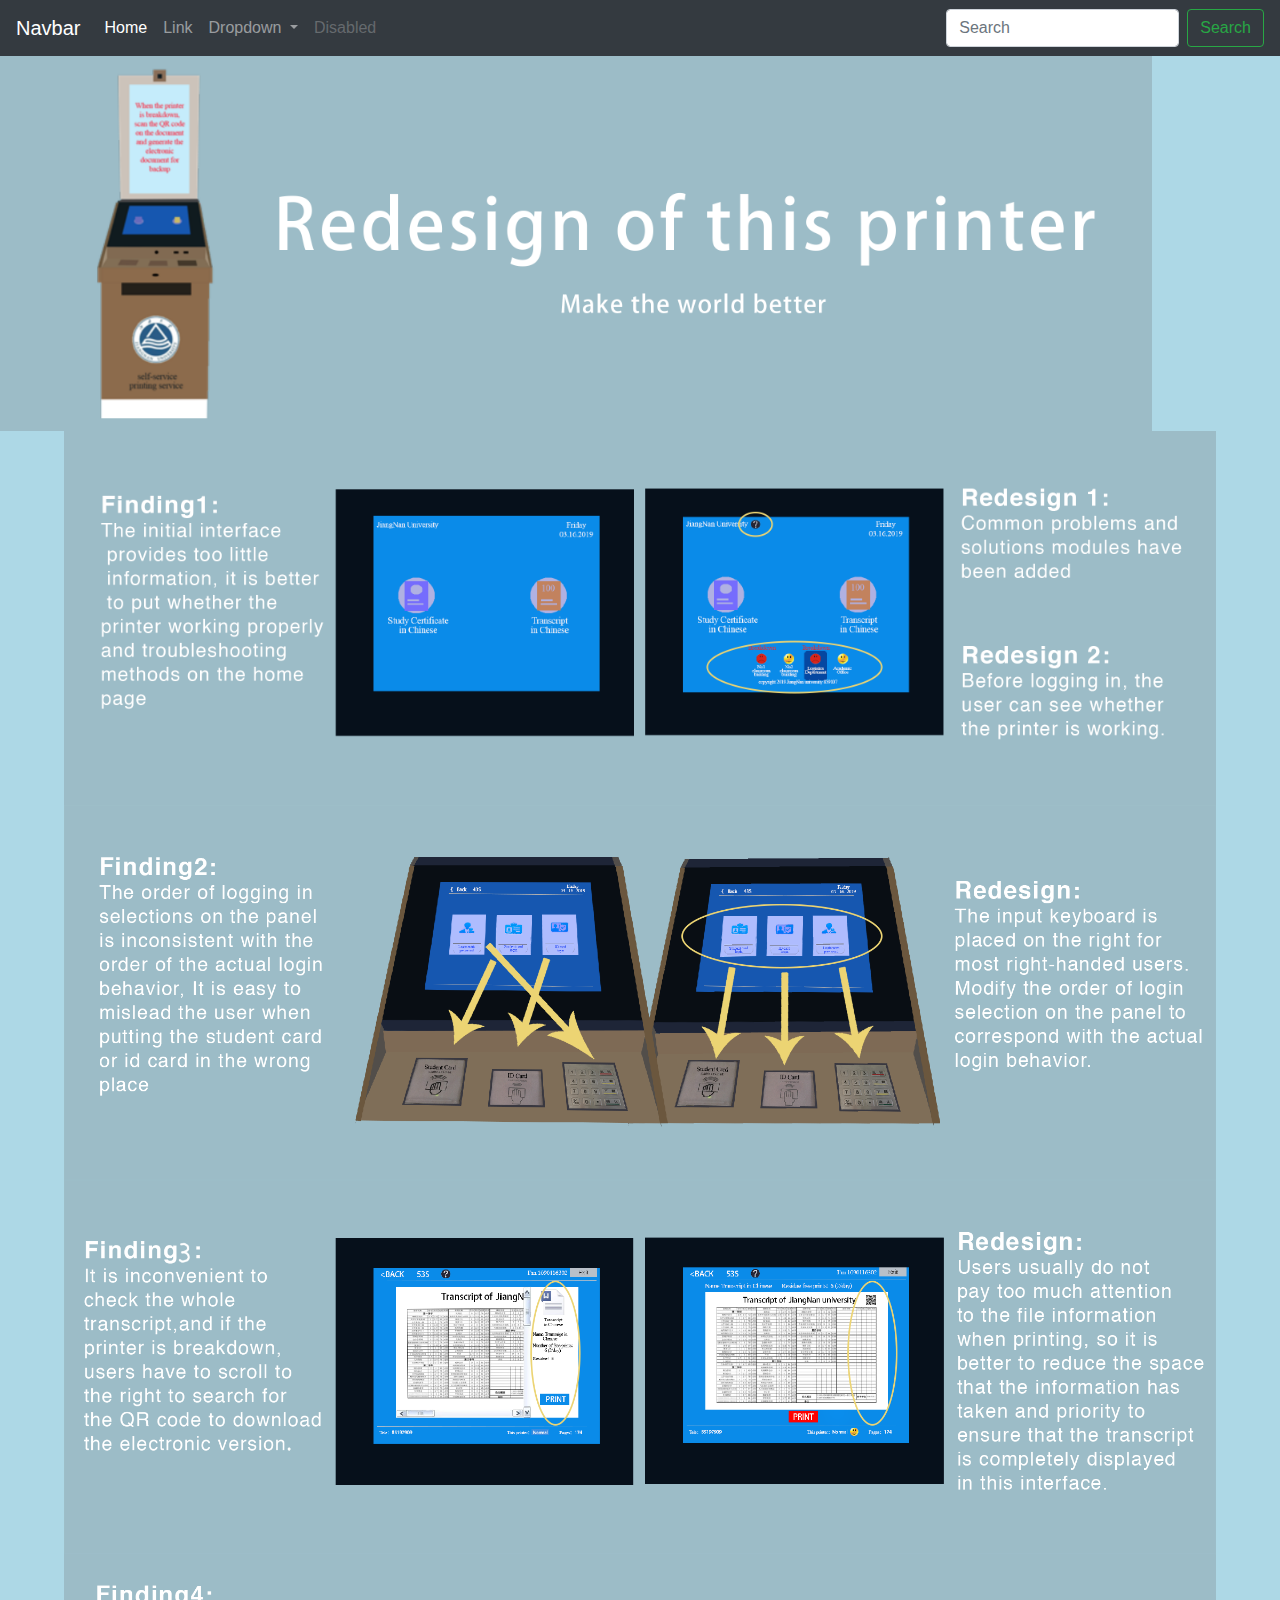
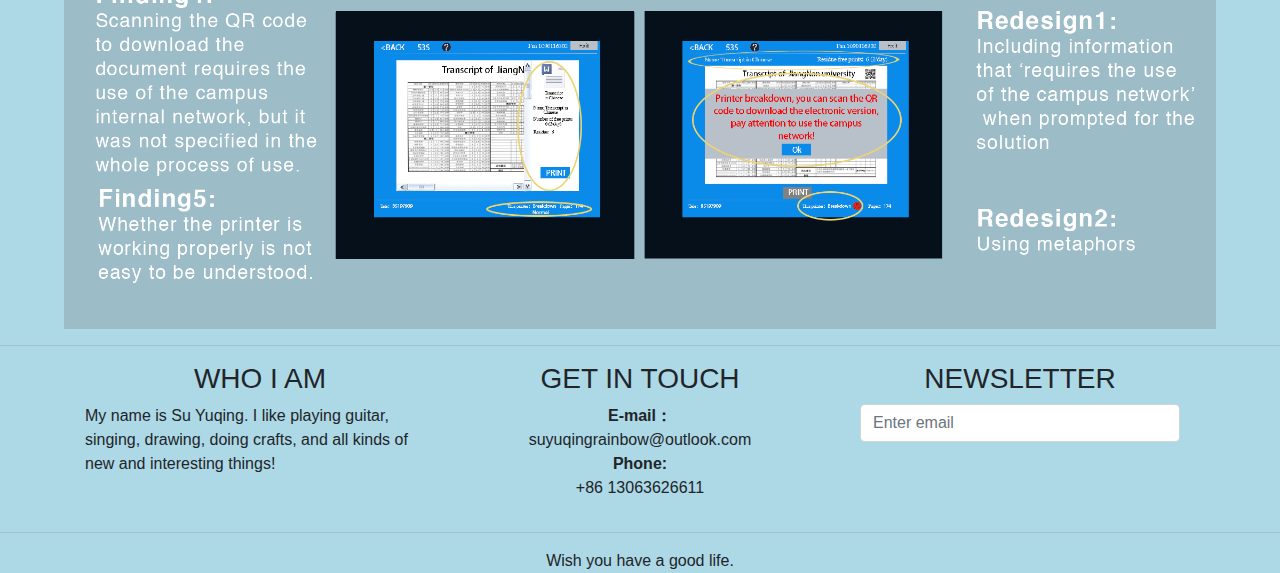
<file: dw.html>
<!DOCTYPE html>
<html lang="en">
  <head>
    <meta charset="UTF-8">
    <meta http-equiv="X-UA-Compatible" content="IE=edge">
    <meta name="viewport" content="width=device-width, initial-scale=1">
    <title>Bootstrap Portfolio Page Template</title>
    <!-- Bootstrap -->
    <link href="./bootstrap-4.3.1.css" rel="stylesheet">
  </head>
  <body style="background-color: lightblue">
    <nav class="navbar navbar-expand-lg navbar-dark bg-dark">
      <a class="navbar-brand" href="#">Navbar</a>
      <button class="navbar-toggler" type="button" data-toggle="collapse" data-target="#navbarSupportedContent" aria-controls="navbarSupportedContent" aria-expanded="false" aria-label="Toggle navigation">
      <span class="navbar-toggler-icon"></span>
      </button>
      <div class="collapse navbar-collapse" id="navbarSupportedContent">
        <ul class="navbar-nav mr-auto">
          <li class="nav-item active">
            <a class="nav-link" href="#">Home <span class="sr-only">(current)</span></a>
          </li>
          <li class="nav-item">
            <a class="nav-link" href="#">Link</a>
          </li>
          <li class="nav-item dropdown">
            <a class="nav-link dropdown-toggle" href="#" id="navbarDropdown" role="button" data-toggle="dropdown" aria-haspopup="true" aria-expanded="false">
            Dropdown
            </a>
            <div class="dropdown-menu" aria-labelledby="navbarDropdown">
              <a class="dropdown-item" href="#">Action</a>
              <a class="dropdown-item" href="#">Another action</a>
              <div class="dropdown-divider"></div>
              <a class="dropdown-item" href="#">Something else here</a>
            </div>
          </li>
          <li class="nav-item">
            <a class="nav-link disabled" href="#">Disabled</a>
          </li>
        </ul>
        <form class="form-inline my-2 my-lg-0">
          <input class="form-control mr-sm-2" type="search" placeholder="Search" aria-label="Search">
          <button class="btn btn-outline-success my-2 my-sm-0" type="submit">Search</button>
        </form>
      </div>
    </nav>


    <p><img class="img-fluid" src="./image/redesign/overall.png" alt=""></p>
    <p class="text-center"><img class="img-fluid" src="./image/redesign/login.png" alt="" width="90%"></p>
    <p class="text-center"><img class="img-fluid" src="./image/redesign/login22.png" alt="" width="90%"></p>
    <p class="text-center"><img class="img-fluid" src="./image/redesign/login222.png" alt="" width="90%"></p>
    <p class="text-center"><img class="img-fluid" src="./image/redesign/login2222.png" alt="" width="90%"></p>


    <hr>
    <div class="section">
      <div class="container">
        <div class="row">
          <div class="col-md-4 col-12">
            <h3 class="text-center">WHO I AM</h3>
            <p>My name is Su Yuqing. I like playing guitar, singing, drawing, doing crafts, and all kinds of new and interesting things!</p>
          </div>
          <div class="col-md-4 col-12">
            <h3 class="text-center">GET IN TOUCH</h3>
            <address class="text-center">
              <strong>E-mail：<br></strong>
              suyuqingrainbow@outlook.com
             <br>
              <strong>Phone:<br></strong>
              +86 13063626611<br>
            </address>
          </div>
          <div class="col-md-4 col-12">
            <h3 class="text-center">NEWSLETTER</h3>
            <form>
              <div class="form-group col-12">
                <input type="email" class="form-control" id="exampleInputEmail1" placeholder="Enter email">
              </div>
            </form>
          </div>
        </div>
      </div>
    </div>
    <hr>
    <footer class="text-center">
      <div class="container">
        <div class="row">
          <div class="col-12">
            <p>Wish you have a good life.</p>
          </div>
        </div>
      </div>
    </footer>
    <!-- jQuery (necessary for Bootstrap's JavaScript plugins) -->
    <script src="./jquery-3.3.1.min.js"></script>
    <!-- Include all compiled plugins (below), or include individual files as needed -->
    <script src="./popper.min.js"></script>
    <script src="./bootstrap-4.3.1.js"></script>
  </body>
</html>
</file>
